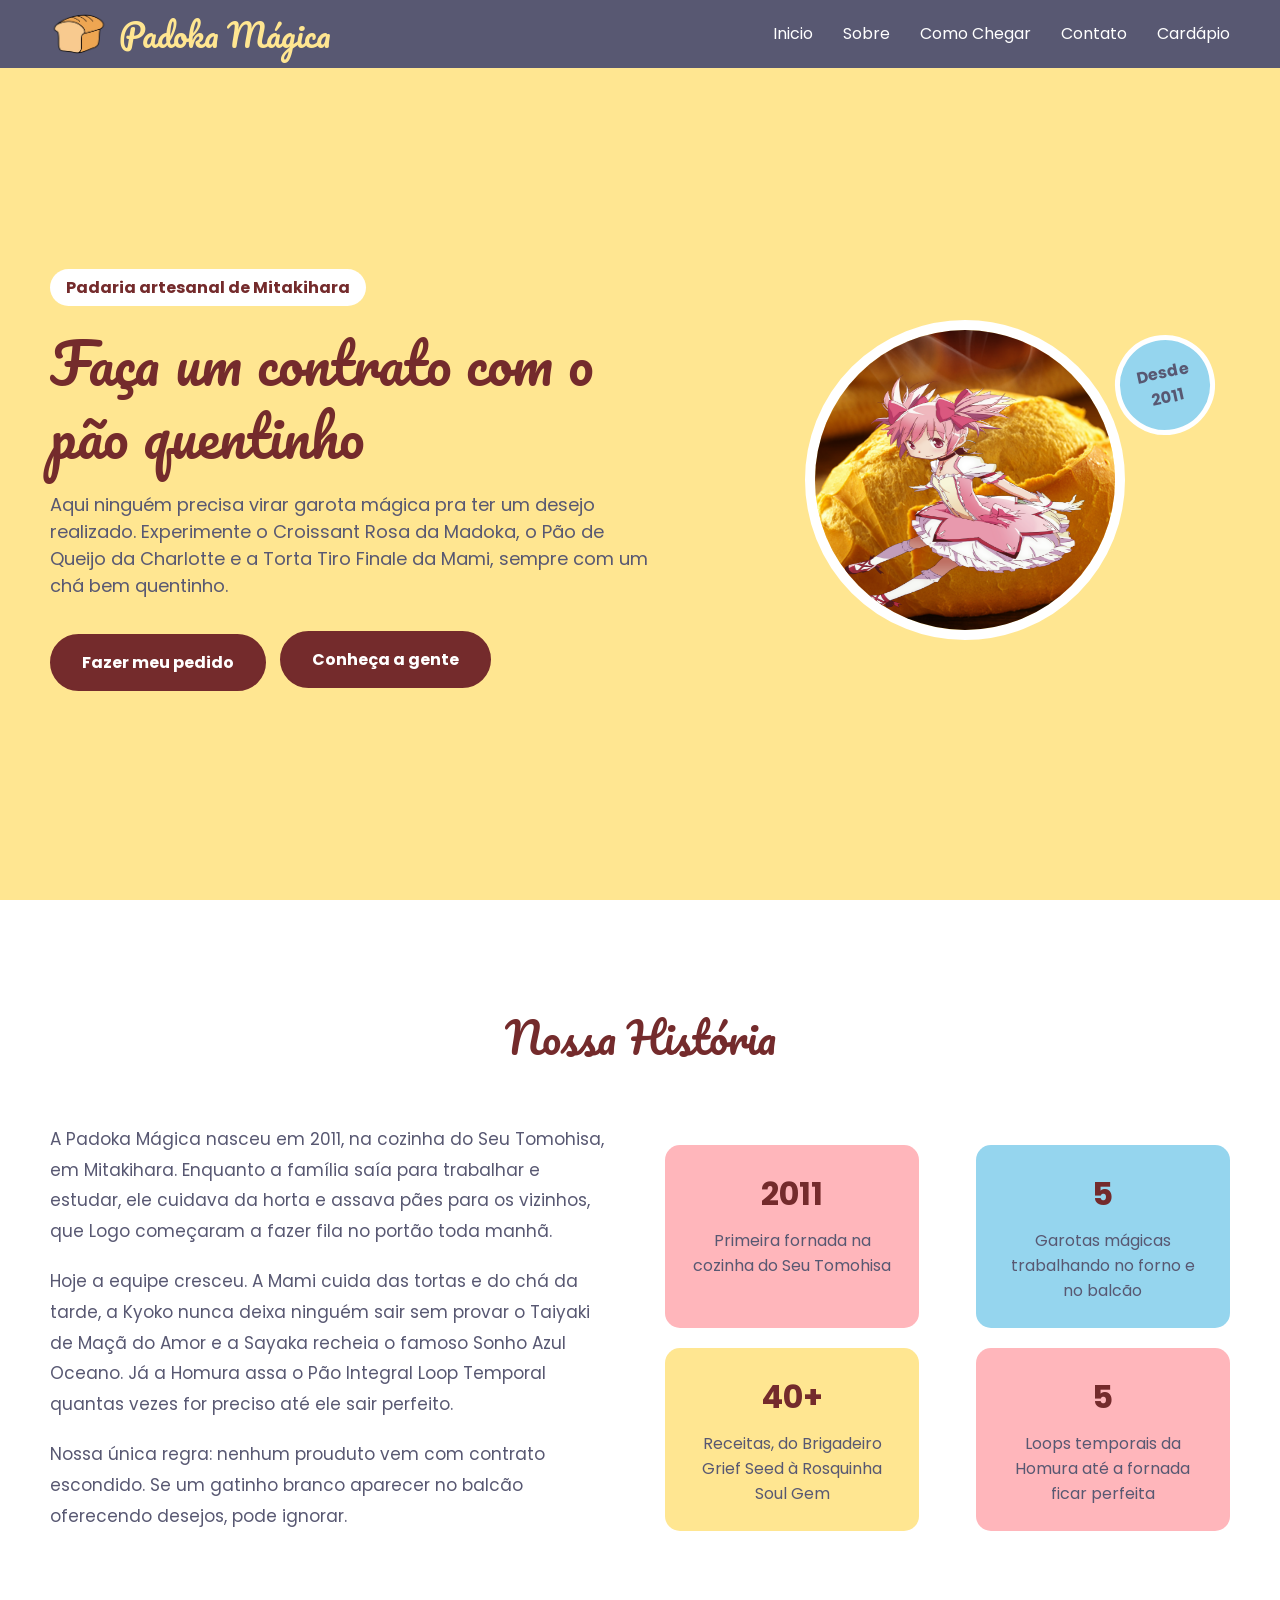
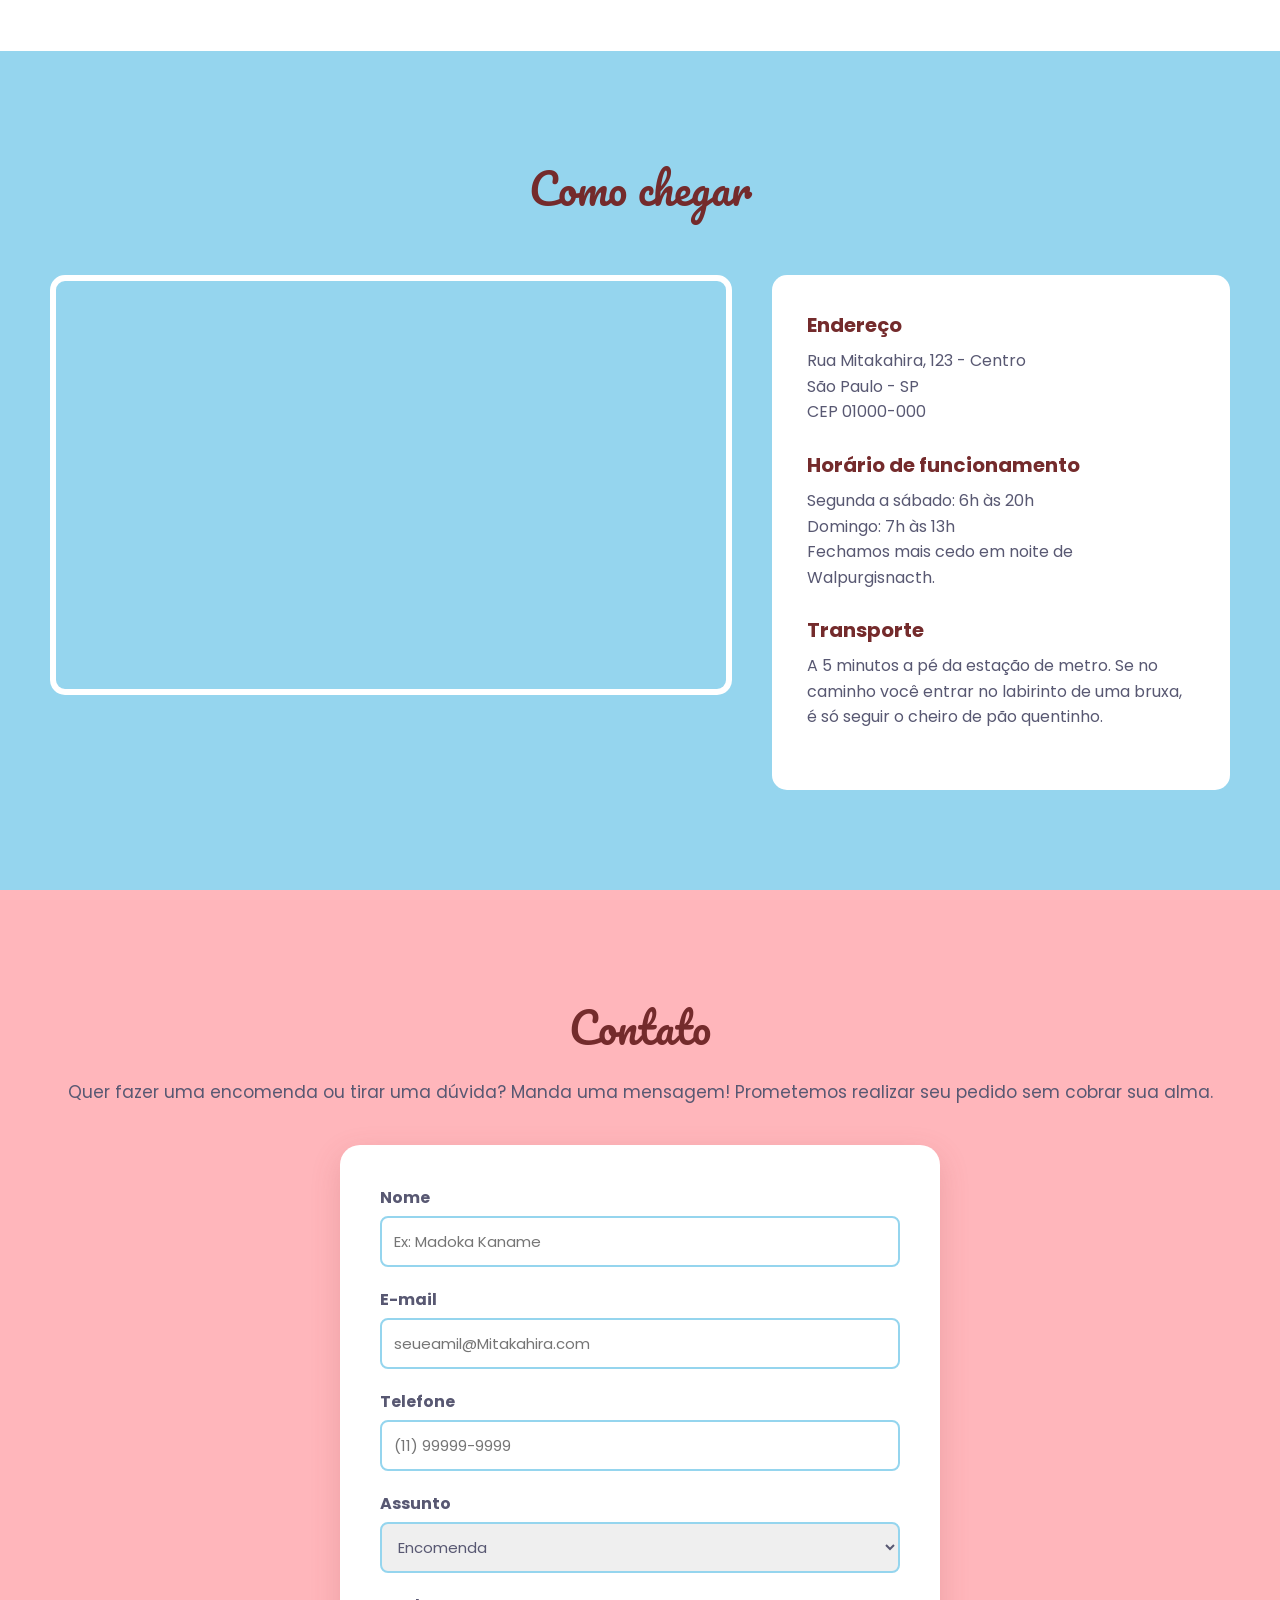
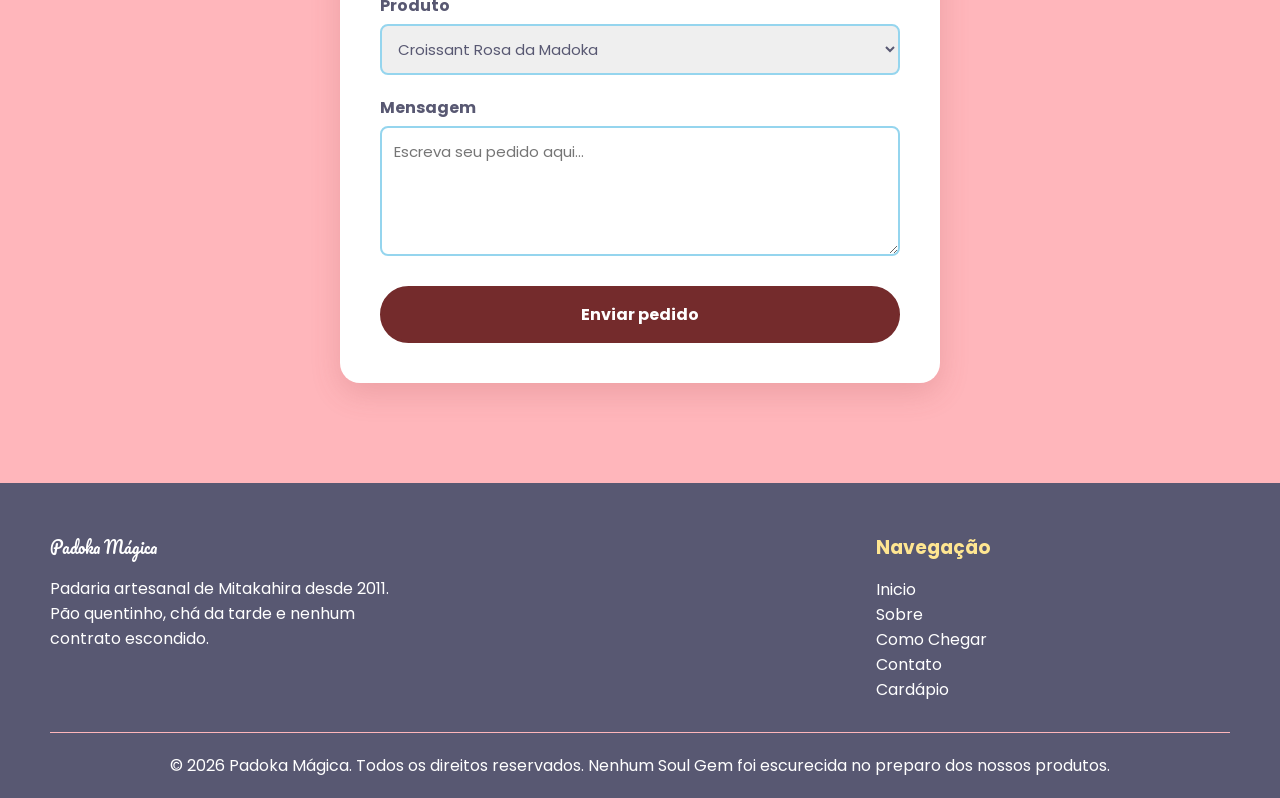
<file: index.html>
<!DOCTYPE html>
<html lang="pt-BR">

<head>
    <meta charset="UTF-8">
    <meta name="viewport" content="width=device-width, initial-scale=1.0"/>
    <title>Padoca Mágica</title>
    <link rel="stylesheet" href="./css/variables.css">
    <link rel="stylesheet" href="./css/layout.css">
    <link rel="stylesheet" href="./css/home.css">
    <link rel="shortcut icon" href="assets/img/LogoImage.png" type="image/png" />

</head>

<body>
    <header id="header" class="header">
        <a href="./index.html#hero" class="logoContainer">
            <img src="./assets/img/LogoImage.png" alt="Logo da Padoka Mágica">
            <h1>Padoka Mágica</h1>
        </a>

        <nav class="navigation">
            <a href="./index.html#hero">Inicio</a>
            <a href="./index.html#historia">Sobre</a>
            <a href=".//index.html#comoChegar">Como Chegar</a>
            <a href="./index.html#contato">Contato</a>
            <a href="./cardapio.html">Cardápio</a>

        </nav>
    </header>

    <main id="content" class="content">
        <section id="hero" class="hero">

            <div class="heroTexto">

                <p class="heroTag">
                    Padaria artesanal de Mitakihara
                </p>

                <h1 class="heroTitulo">
                    Faça um contrato com o pão quentinho
                </h1>

                <p class="heroSubtitulo">
                    Aqui ninguém precisa virar garota mágica pra ter um desejo
                    realizado. Experimente o Croissant Rosa da Madoka, o Pão de Queijo
                    da Charlotte e a Torta Tiro Finale da Mami, sempre com um chá bem
                    quentinho.
                </p>

                <div class="heroBotoes">
                    <a href="#contato" class="botao">
                        Fazer meu pedido
                    </a>

                    <a href="#historia" class="botao botaoSecundario">
                        Conheça a gente
                    </a>
                </div>

            </div>

            <div class="heroImage">
                <div class="circulo">

                    <img src="./assets/img/Madoka.png" alt="Madoka" class="madoka">

                    <img src="./assets/img/heroImage.png" alt="Pão quentinho" class="pao">

                </div>

                <p class="selo">Desde<br>2011</p>
            </div>

        </section>

        <!--NOSSA HISTÓRIA-->

        <section id="historia" class="historia">
            <!-- Conteúdo da seção Sobre entra aqui -->

            <h2 class="tituloSecao">
                Nossa História
            </h2>

            <div class="historiaConteudo">

                <div class="historiaTexto">

                    <p>
                        A Padoka Mágica nasceu em 2011, na cozinha do Seu Tomohisa, em
                        Mitakihara. Enquanto a família saía para trabalhar e estudar, ele
                        cuidava da horta e assava pães para os vizinhos, que Logo
                        começaram a fazer fila no portão toda manhã.
                    </p>

                    <p>
                        Hoje a equipe cresceu. A Mami cuida das tortas e do chá da tarde,
                        a Kyoko nunca deixa ninguém sair sem provar o Taiyaki de Maçã do
                        Amor e a Sayaka recheia o famoso Sonho Azul Oceano. Já a Homura
                        assa o Pão Integral Loop Temporal quantas vezes for preciso até
                        ele sair perfeito.
                    </p>

                    <P>
                        Nossa única regra: nenhum prouduto vem com contrato escondido. Se
                        um gatinho branco aparecer no balcão oferecendo desejos, pode
                        ignorar.
                    </P>

                </div>

                <div class="historiaCards">
                    <div class="card">
                        <span class="cardNumero">2011</span>
                        <p>Primeira fornada na cozinha do Seu Tomohisa</p>
                    </div>
                    <div class="card cardAzul">
                        <span class="cardNumero">5</span>
                        <p>Garotas mágicas trabalhando no forno e no balcão</p>
                    </div>
                    <div class="card cardAmarelo">
                        <span class="cardNumero">40+</span>
                        <p>Receitas, do Brigadeiro Grief Seed à Rosquinha Soul Gem</p>
                    </div>
                    <div class="card">
                        <span class="cardNumero">5</span>
                        <p>Loops temporais da Homura até a fornada ficar perfeita</p>
                    </div>
                </div>
            </div>
        </section>

        <section id="comoChegar" class="comoChegar">
            <h2 class="tituloSecao">Como chegar</h2>
            <div class="comoChegarConteudo">
                <div class="mapa">
                    <iframe src="https://maps.google.com/maps?q=Pra%C3%A7a%20da%20S%C3%A3o%20Paulo&z=15&output=embed"
                        loading="lazy" title="Mapa da Padoka Mágica"></iframe>
                </div>
                <div class="infoEndereço">
                    <h3>Endereço</h3>
                    <p>
                        Rua Mitakahira, 123 - Centro<br />São Paulo - SP<br />CEP
                        01000-000
                    </p>

                    <h3>Horário de funcionamento</h3>
                    <p>
                        Segunda a sábado: 6h às 20h<br />Domingo: 7h às 13h<br />Fechamos
                        mais cedo em noite de Walpurgisnacth.
                    </p>

                    <h3>Transporte</h3>
                    <p>
                        A 5 minutos a pé da estação de metro. Se no caminho você entrar no
                        labirinto de uma bruxa, é só seguir o cheiro de pão quentinho.
                    </p>
                </div>
            </div>
        </section>

        <section id="contato" class="contato">
            <h2 class="tituloSecao">Contato</h2>
            <p class="contatoTexto">
                Quer fazer uma encomenda ou tirar uma dúvida? Manda uma mensagem!
                Prometemos realizar seu pedido sem cobrar sua alma.
            </p>

            <form id="formContato" class="formulario" action="#">
                <label form="nome">Nome</label>
                <input
                type="text"
                id="nome"
                name="nome"
                placeholder="Ex: Madoka Kaname"
                required />

                <label for="email">E-mail</label>
                <input
                type="email"
                id="email"
                name="email"
                placeholder="seueamil@Mitakahira.com"
                required />

                <label for="telefone">Telefone</label>
                <input
                type="tel"
                id="telefone"
                name="telefone"
                placeholder="(11) 99999-9999" />

                <label for="Assunt">Assunto</Label>
                <select id="assunto" name="assunto">
                    <option value="encomenda">Encomenda</option>
                    <option value="duvida">Dúvida</option>
                    <option value="elogio">Elogio</option>
                    <option value="desejo">Fazer um desejo (não recomendamos)</option>
                </select>

                <label for="produto">Produto</label>
                <select id="produto" name="produto">
                    <option value="croissant">Croissant Rosa da Madoka</option>
                    <option value="paoQueijo">Pão de Queijo da Charlotte</option>
                    <option value="torta">Torta Tiro Finale da Mami</option>
                    <option value="taiyaki">Taiyaki de Maçã do Amor da Kyoko</option>
                    <option value="sonho">Sonho Azul Oceano da Sayaka</option>
                    <option value="integral">
                        Pão Integral Loop Temporal da Homura
                    </option>
                    <option value="rosquinha">Rosquinha Soul Gem</option>
                    <option value="brigadeiro">Brigadeiro Grief Seed</option>
                    <option value="cafe">Café Walpurgisnacht (extra forte)</option>
                </select>
                
                <label for="mensagem">Mensagem</label>
                <textarea
                id="mensagem"
                name="mensagem"
                placeholder="Escreva seu pedido aqui..."
                required></textarea>

                <button type="submit" class="botao botaoEnviar">Enviar pedido</button>

            </form>
        </section>
    </main>

    <footer id="footer" class="footer">

        <div class="footerContainer">

            <div class="footerColuna">

                <p class="footerLogo">
                    Padoka Mágica
                </p>
                <p>
                    Padaria artesanal de Mitakahira desde 2011. Pão quentinho, chá da
                    tarde e nenhum contrato escondido.
                </p>

            </div>

            <div class="footerColuna">
                <h3>Navegação</h3>
                <a href="./index.html#hero">Inicio</a>
                <a href="./index.html#historia">Sobre</a>
                <a href=".//index.html#comoChegar">Como Chegar</a>
                <a href="./index.html#contato">Contato</a>
                <a href="./cardapio.html">Cardápio</a>
            </div>

        </div>

        <div class="copyright">

            <p>
                &copy; 2026 Padoka Mágica. Todos os direitos reservados. Nenhum Soul
                Gem foi escurecida no preparo dos nossos produtos.
            </p>

        </div>

    </footer>

</body>

</html>
</file>
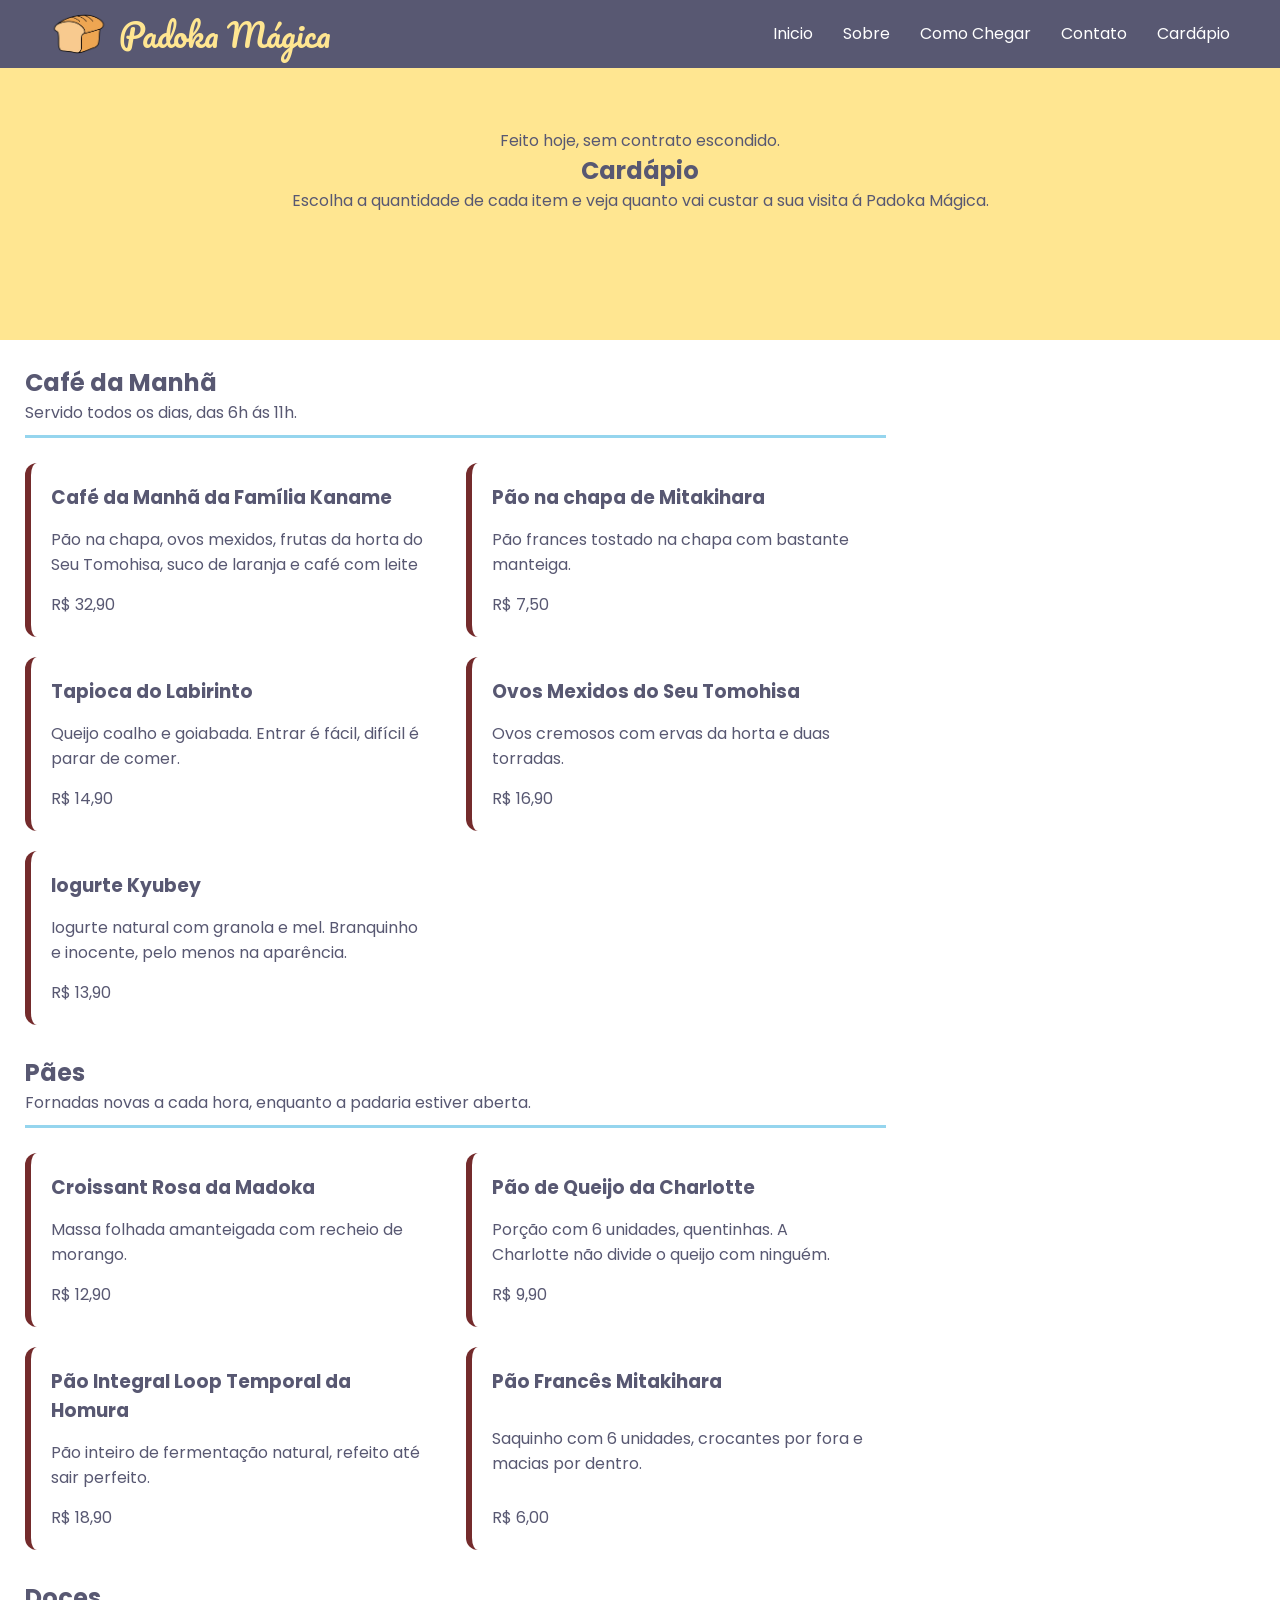
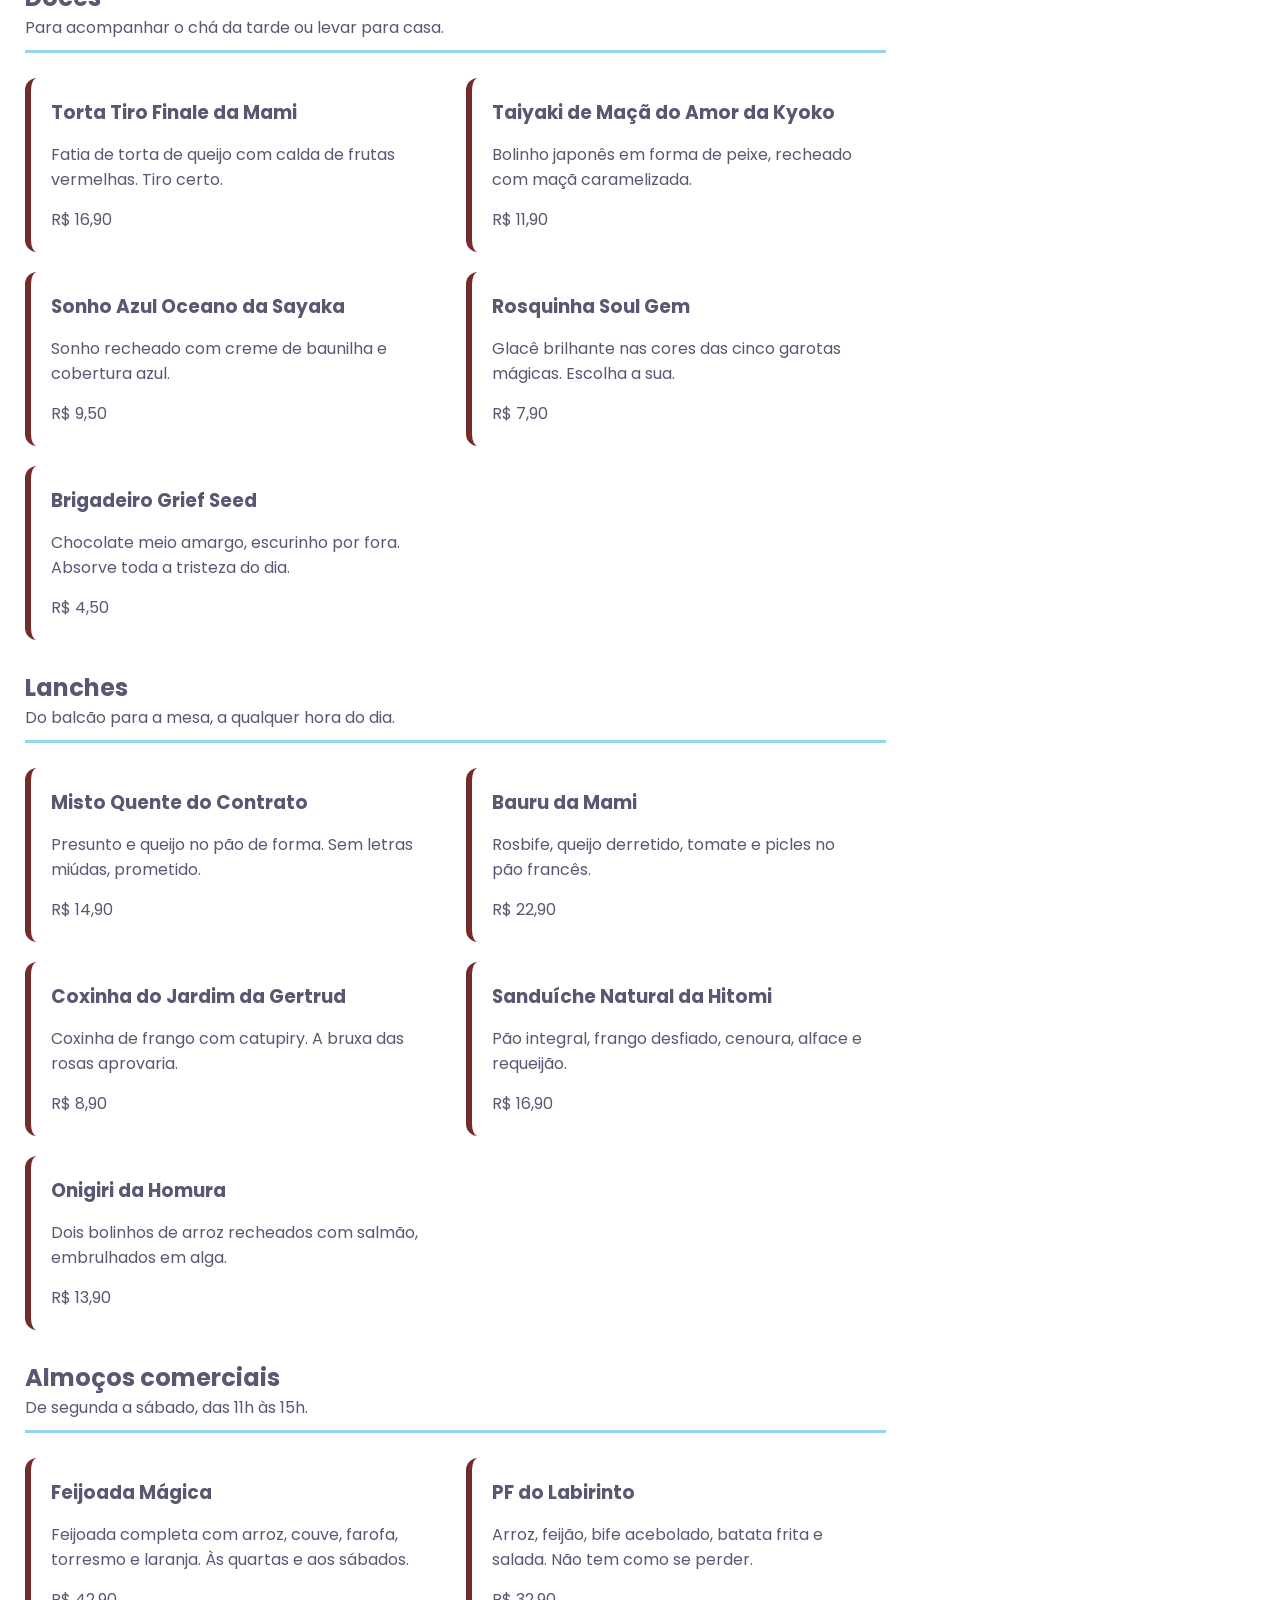
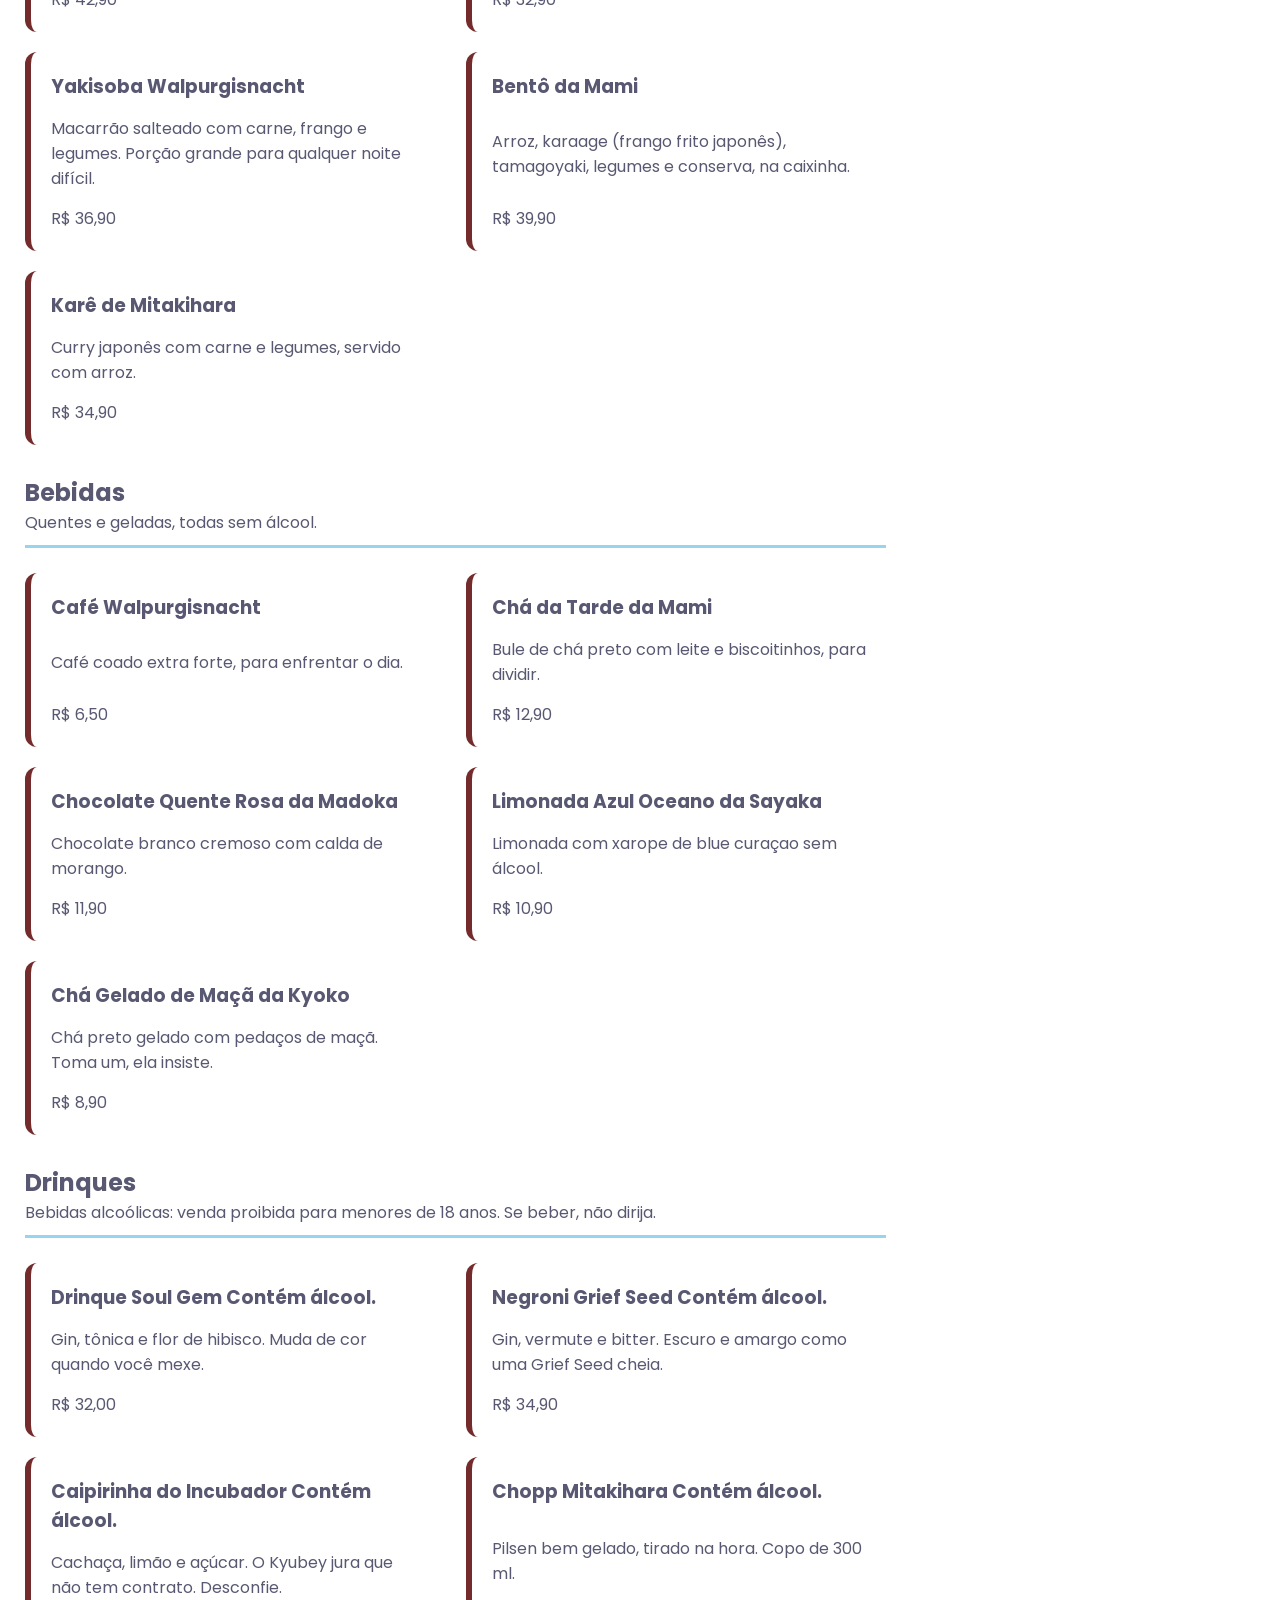
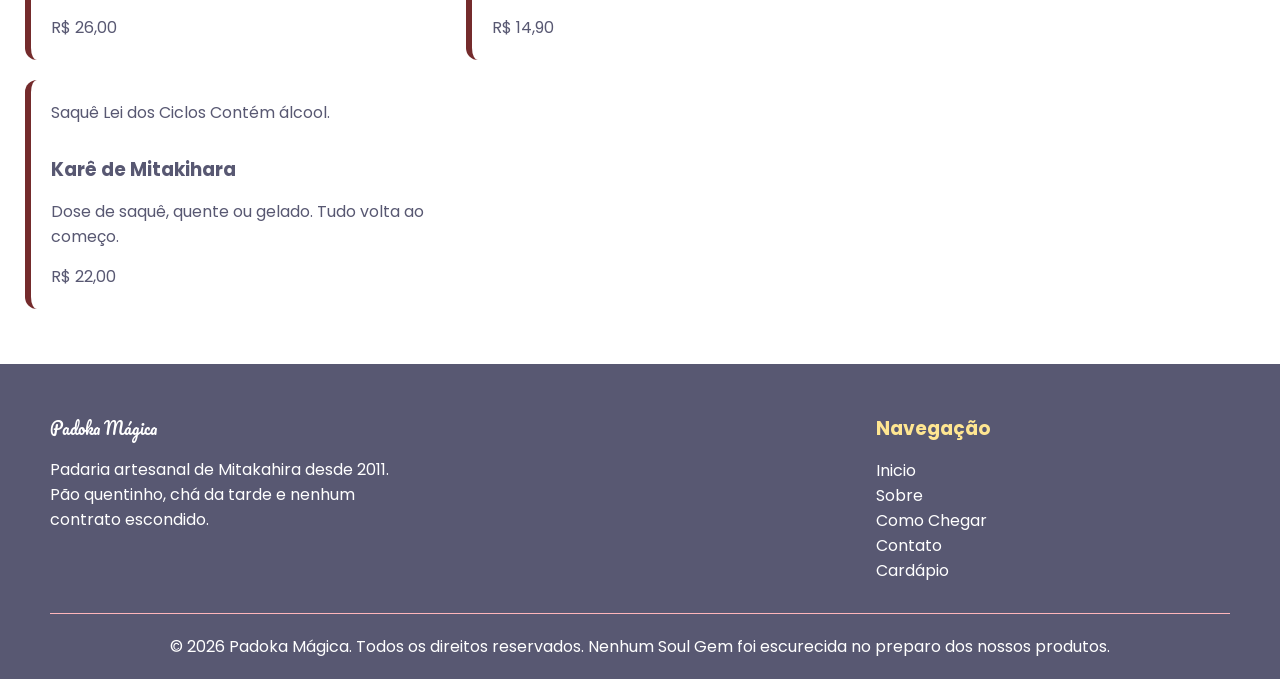
<file: cardapio.html>
<!DOCTYPE html>
<html lang="pt-BR">
<head>
    <meta charset="UTF-8">
    <meta name="viewport" content="width=device-width, initial-scale=1.0">
    <title>cardapio</title>
    <link rel="stylesheet" href="./css/variables.css">
    <link rel="stylesheet" href="./css/layout.css">
    <link rel="stylesheet" href="./css/cardapio.css">
    <link rel="shortcut icon" href="assets/img/LogoImage.png"
    type="image/png"/>

</head>
 
<body>
    <header id="header" class="header">
        <a href="./index.html#hero" class="logoContainer">
            <img src="./assets/img/LogoImage.png" alt="Logo da Padoka Mágica">
            <h1>Padoka Mágica</h1>
        </a>

        <nav class="navigation">
            <a href="./index.html#hero">Inicio</a>
            <a href="./index.html#historia">Sobre</a>
            <a href=".//index.html#comoChegar">Como Chegar</a>
            <a href="./index.html#contato">Contato</a>
            <a href="./cardapio.html">Cardápio</a>

        </nav>
    </header>

        <main id="content" class="content">
            <section id="cardapiotopo" class="cardapiotopo">
                <p class="cardapiotag">Feito hoje, sem contrato escondido.</p>
                <h1 class="cardapiotitulo">Cardápio</h1>
                <p class="cardapiosubtitulo">Escolha a quantidade de cada item e veja quanto vai custar a sua visita á
                    Padoka Mágica.</p>
 
            </section>
            <form id="cardapio" class="cardapioConteudo" action="#">
                <div class="listaCategorias">
                    <section id="cafeDaManha" class="categoria">
                        <div class="categoriaCabecalho">
                            <h2> Café da Manhã</h2>
                            <p> Servido todos os dias, das 6h ás 11h.</p>
                        </div>
                        <div class="listaItens">
                            <div class="item">
                                <h3 class="itemNome"> Café da Manhã da Família Kaname</h3>
                                <p class="itemDescricao">Pão na chapa, ovos mexidos, frutas da horta do
                                    Seu Tomohisa, suco de laranja e café com leite</p>
                                <p class="itemPreco">R$ 32,90</p>
                            </div>
                            <div class="item">
                                <h3 class="itemNome">Pão na chapa de Mitakihara</h3>
                                <p class="itemDescricao">Pão frances tostado na chapa com bastante 
                                    manteiga.</p>
                                <p class="itemPreco">R$ 7,50</p>
                            </div>
                            <div class="item">
                                <h3 class="itemNome">Tapioca do Labirinto</h3>
                                <p class="itemDescricao">Queijo coalho e goiabada. Entrar é fácil, difícil
                                    é parar de comer.</p>
                                <p class="itemPreco">R$ 14,90</p>
                            </div>
                             <div class="item">
                                <h3 class="itemNome">Ovos Mexidos do Seu Tomohisa</h3>
                                <p class="itemDescricao">Ovos cremosos com ervas da horta e duas
                                    torradas.</p>
                                <p class="itemPreco">R$ 16,90</p>
                            </div>
                            <div class="item">
                                <h3 class="itemNome">Iogurte Kyubey</h3>
                                <p class="itemDescricao">Iogurte natural com granola e mel. Branquinho
                                    e inocente, pelo menos na aparência.</p>
                                <p class="itemPreco">R$ 13,90</p>
                            </div>
                        </div>
                    </section>

                    <section id="paes" class="categoria">
                        <div class="categoriaCabecalho">
                            <h2> Pães</h2>
                            <p> Fornadas novas a cada hora, enquanto a padaria estiver aberta.</p>
                        </div>
                        <div class="listaItens">
                            <div class="item">
                                <h3 class="itemNome">Croissant Rosa da Madoka</h3>
                                <p class="itemDescricao">Massa folhada amanteigada com recheio de
                                    morango.</p>
                                <p class="itemPreco">R$ 12,90</p>
                            </div>
                            <div class="item">
                                <h3 class="itemNome">Pão de Queijo da Charlotte</h3>
                                <p class="itemDescricao">Porção com 6 unidades, quentinhas.
                                    A Charlotte não divide o queijo com ninguém.</p>
                                <p class="itemPreco">R$ 9,90</p>
                            </div>
                             <div class="item">
                                <h3 class="itemNome">Pão Integral Loop Temporal da Homura</h3>
                                <p class="itemDescricao">Pão inteiro de fermentação
                                    natural, refeito até sair perfeito.</p>
                                <p class="itemPreco">R$ 18,90</p>
                            </div>
                            <div class="item">
                                <h3 class="itemNome">Pão Francês Mitakihara</h3>
                                <p class="itemDescricao">Saquinho com 6 unidades, crocantes
                                    por fora e macias por dentro.</p>
                                <p class="itemPreco">R$ 6,00</p>
                            </div>
                        </div>
                    </section>

                    <section id="doces" class="categoria">
                        <div class="categoriaCabecalho">
                            <h2> Doces</h2>
                            <p> Para acompanhar o chá da tarde ou levar para casa.</p>
                        </div>
                        <div class="listaItens">
                        <div class="item">
                                <h3 class="itemNome">Torta Tiro Finale da Mami</h3>
                                <p class="itemDescricao">Fatia de torta de queijo com calda de
                                    frutas vermelhas. Tiro certo.</p>
                                <p class="itemPreco">R$ 16,90</p>
                            </div>
                            <div class="item">
                                <h3 class="itemNome">Taiyaki de Maçã do Amor da Kyoko</h3>
                                <p class="itemDescricao">Bolinho japonês em forma de peixe,
                                    recheado com maçã caramelizada.</p>
                                <p class="itemPreco">R$ 11,90</p>
                            </div>
                             <div class="item">
                                <h3 class="itemNome">Sonho Azul Oceano da Sayaka</h3>
                                <p class="itemDescricao">Sonho recheado com creme de baunilha
                                    e cobertura azul.</p>
                                <p class="itemPreco">R$ 9,50</p>
                            </div>
                            <div class="item">
                                <h3 class="itemNome">Rosquinha Soul Gem</h3>
                                <p class="itemDescricao">Glacê brilhante nas cores das cinco
                                    garotas mágicas. Escolha a sua.</p>
                                <p class="itemPreco">R$ 7,90</p>
                            </div>
                            <div class="item">
                                <h3 class="itemNome">Brigadeiro Grief Seed</h3>
                                <p class="itemDescricao"> Chocolate meio amargo, escurinho por
                                    fora. Absorve toda a tristeza do dia.</p>
                                <p class="itemPreco">R$ 4,50</p>
                            </div>
                        </div>
                    </section>

                    <section id="lanches" class="categoria">
                        <div class="categoriaCabecalho">
                            <h2> Lanches</h2>
                            <p> Do balcão para a mesa, a qualquer hora do dia.</p>
                        </div>
                        <div class="listaItens">
                        <div class="item">
                                <h3 class="itemNome"> Misto Quente do Contrato</h3>
                                <p class="itemDescricao">Presunto e queijo no pão de
                                    forma. Sem letras miúdas, prometido.</p>
                                <p class="itemPreco">R$ 14,90</p>
                            </div>
                            <div class="item">
                                <h3 class="itemNome">Bauru da Mami</h3>
                                <p class="itemDescricao">Rosbife, queijo derretido, tomate
                                    e picles no pão francês.</p>
                                <p class="itemPreco">R$ 22,90</p>
                            </div>
                             <div class="item">
                                <h3 class="itemNome"> Coxinha do Jardim da Gertrud</h3>
                                <p class="itemDescricao">Coxinha de frango com catupiry. A bruxa
                                    das rosas aprovaria.</p>
                                <p class="itemPreco">R$ 8,90</p>
                            </div>
                            <div class="item">
                                <h3 class="itemNome">Sanduíche Natural da Hitomi</h3>
                                <p class="itemDescricao">Pão integral, frango desfiado, cenoura, alface
                                    e requeijão.</p>
                                <p class="itemPreco">R$ 16,90</p>
                            </div>
                            <div class="item">
                                <h3 class="itemNome">Onigiri da Homura</h3>
                                <p class="itemDescricao"> Dois bolinhos de arroz recheados com
                                    salmão, embrulhados em alga.</p>
                                <p class="itemPreco">R$ 13,90</p>
                            </div>
                        </div>
                    </section>

                    <section id="almocos" class="categoria">
                        <div class="categoriaCabecalho">
                            <h2> Almoços comerciais</h2>
                            <p> De segunda a sábado, das 11h às 15h.</p>
                        </div>
                        <div class="listaItens">
                        <div class="item">
                                <h3 class="itemNome"> Feijoada Mágica</h3>
                                <p class="itemDescricao">Feijoada completa com arroz, couve, farofa, torresmo
                                    e laranja. Às quartas e aos sábados.</p>
                                <p class="itemPreco">R$ 42,90</p>
                            </div>
                            <div class="item">
                                <h3 class="itemNome">PF do Labirinto</h3>
                                <p class="itemDescricao">Arroz, feijão, bife acebolado, batata frita e
                                    salada. Não tem como se perder.</p>
                                <p class="itemPreco">R$ 32,90</p>
                            </div>
                             <div class="item">
                                <h3 class="itemNome"> Yakisoba Walpurgisnacht</h3>
                                <p class="itemDescricao">Macarrão salteado com carne, frango e legumes. Porção
                                    grande para qualquer noite difícil.</p>
                                <p class="itemPreco">R$ 36,90</p>
                            </div>
                            <div class="item">
                                <h3 class="itemNome">Bentô da Mami</h3>
                                <p class="itemDescricao">Arroz, karaage (frango frito japonês), tamagoyaki, legumes
                                    e conserva, na caixinha.</p>
                                <p class="itemPreco">R$ 39,90</p>
                            </div>
                            <div class="item">
                                <h3 class="itemNome"> Karê de Mitakihara</h3>
                                <p class="itemDescricao"> Curry japonês com carne e legumes, servido com arroz.</p>
                                <p class="itemPreco">R$ 34,90</p>
                            </div>
                        </div>
                    </section>

                    <section id="bebidas" class="categoria">
                        <div class="categoriaCabecalho">
                            <h2> Bebidas</h2>
                            <p> Quentes e geladas, todas sem álcool.</p>
                        </div>
                        <div class="listaItens">
                        <div class="item">
                                <h3 class="itemNome"> Café Walpurgisnacht</h3>
                                <p class="itemDescricao">Café coado extra forte, para enfrentar o dia.</p>
                                <p class="itemPreco">R$ 6,50</p>
                            </div>
                            <div class="item">
                                <h3 class="itemNome">Chá da Tarde da Mami</h3>
                                <p class="itemDescricao">Bule de chá preto com leite e biscoitinhos, para dividir.</p>
                                <p class="itemPreco">R$ 12,90</p>
                            </div>
                             <div class="item">
                                <h3 class="itemNome"> Chocolate Quente Rosa da Madoka</h3>
                                <p class="itemDescricao">Chocolate branco cremoso com calda de morango.</p>
                                <p class="itemPreco">R$ 11,90</p>
                            </div>
                            <div class="item">
                                <h3 class="itemNome">Limonada Azul Oceano da Sayaka</h3>
                                <p class="itemDescricao">Limonada com xarope de blue curaçao sem álcool.</p>
                                <p class="itemPreco">R$ 10,90</p>
                            </div>
                            <div class="item">
                                <h3 class="itemNome"> Chá Gelado de Maçã da Kyoko</h3>
                                <p class="itemDescricao"> Chá preto gelado com pedaços de maçã. Toma um, ela insiste.</p>
                                <p class="itemPreco">R$ 8,90</p>
                            </div>
                        </div>
                    </section>

                    <section id="drinques" class="categoria">
                        <div class="categoriaCabecalho">
                            <h2> Drinques</h2>
                            <p> Bebidas alcoólicas: venda proibida para menores de 18 anos. Se
                                beber, não dirija.</p>
                        </div>
                        <div class="listaItens">
                        <div class="item">
                                <h3 class="itemNome"> Drinque Soul Gem
                                    Contém álcool.
                                </h3>
                                <p class="itemDescricao">Gin, tônica e flor de hibisco. Muda de cor
                                    quando você mexe.</p>
                                <p class="itemPreco">R$ 32,00</p>
                            </div>
                            <div class="item">
                                <h3 class="itemNome">Negroni Grief Seed
                                    Contém álcool.
                                </h3>
                                <p class="itemDescricao">Gin, vermute e bitter. Escuro e amargo como
                                    uma Grief Seed cheia.</p>
                                <p class="itemPreco">R$ 34,90</p>
                            </div>
                             <div class="item">
                                <h3 class="itemNome"> Caipirinha do Incubador
                                    Contém álcool.</h3>
                                <p class="itemDescricao">Cachaça, limão e açúcar. O Kyubey jura que não tem
                                    contrato. Desconfie.</p>
                                <p class="itemPreco">R$ 26,00</p>
                            </div>
                            <div class="item">
                                <h3 class="itemNome">Chopp Mitakihara
                                    Contém álcool.</h3>
                                <p class="itemDescricao">Pilsen bem gelado, tirado na hora. Copo de 300 ml.</p>
                                <p class="itemPreco">R$ 14,90</p>
                            </div>
                            <div class="item">Saquê Lei dos Ciclos
                                Contém álcool.</p>
                                <h3 class="itemNome"> Karê de Mitakihara</h3>
                                <p class="itemDescricao"> Dose de saquê, quente ou gelado. Tudo volta ao começo.</p>
                                <p class="itemPreco">R$ 22,00</p>
                            </div>
                        </div>
                    </section>

                </div>

            </form>
 
        </main>

     <footer id="footer" class="footer">

        <div class="footerContainer">

            <div class="footerColuna">

                <p class="footerLogo">
                    Padoka Mágica</p>
                <p>
                    Padaria artesanal de Mitakahira desde 2011. Pão quentinho, chá da
                     tarde e nenhum contrato escondido.
                </p>

            </div>

            <div class="footerColuna">
                <h3>Navegação</h3>
                <a href="./index.html#hero">Inicio</a>
                <a href="./index.html#historia">Sobre</a>
                <a href=".//index.html#comoChegar">Como Chegar</a>
                <a href="./index.html#contato">Contato</a>
                <a href="./cardapio.html">Cardápio</a>
            </div>

        </div>

        <div class="copyright">

            <p>
              &copy; 2026 Padoka Mágica. Todos os direitos reservados. Nenhum Soul
              Gem foi escurecida no preparo dos nossos produtos.
            </p>  

        </div>    
    
    </footer>
</body>
</html>
</file>
<file: css/variables.css>
:root {
    --cor-principal: #95D5EE;
    --cor-alternativa: #FFE691;

    --cor-azul: #95D5EE;
    --cor-amarela: #FFE691;
    --cor-vermelho: #742B2C;
    --cor-branca: #FFFFFF;
    --cor-roxa: #585872;
    --cor-rosa: #FFB6BB;

    --cor-do-texto: #262626;
    --cor-do-texto-secundaria: #777777;

    --altura-do-header: 7.5vh;
    --altura-header: 7.5vh;
    --tamanho-do-footer: 15vh;
}

@font-face {
    font-family: "Fonte Titulo";
    src: url("../assets/fonts/Pacifico.ttf");
    font-style: normal;
}

@font-face {
    font-family: "Fonte Corpo";
    src: url("../assets/fonts/Poppins-Regular.ttf") format("truetype");
    font-weight: 400;
    font-style: normal;
}

@font-face {
    font-family: "Fonte Corpo";
    src: url("../assets/fonts/Poppins-Bold.ttf") format("truetype");
    font-weight: 700;
    font-style: normal;
}

@font-face {
    font-family: "Fonte Corpo";
    src: url("../assets/fonts/Poppins-Italic.ttf") format("truetype");
    font-weight: 400;
    font-style: italic;
}

@font-face {
    font-family: "Fonte Corpo";
    src: url("../assets/fonts/Poppins-BoldItalic.ttf") format("truetype");
    font-weight: 700;
    font-style: italic;
}
</file>
<file: css/layout.css>
@import url(./variables.css);
 
*{
    margin: 0px;
    padding: 0px;
    box-sizing: border-box;
}
 
html {
    scroll-behavior: smooth;
    scroll-padding-top: var(--altura-header);
}
 
body{
    font-family: "Fonte Corpo";
    color: var(--cor-roxa);
}
 
a{
    text-decoration: none;
}
 
.header {
    position: fixed;
    top: 0;
    left: 0;
    width: 100%;
    z-index: 100;
 
    background-color: var(--cor-roxa);
    color: var(--cor-amarela);
   
    height: var(--altura-header);
    padding: 15px 50px;
 
    display: flex;
    align-items: center;
    justify-content: space-between;
}
 
 
.logoContainer{
    display: flex;
    align-items: center;
    gap: 10px;
    color: inherit;
    transform: 150ms;
}
 
.logoContainer h1{
    font-family: "Fonte Titulo";
    font-size: 2rem;
    font-weight: lighter;
}
 
.logoContainer img{
    height: calc(var(--altura-header) - 1vh)
}
 
.logoContainer:hover{
    scale: 102,5%;
}
 
.navigation{
    display: flex;
    gap: 30px;
}
 
.navigation a{
    color: var(--cor-branca);
    transition: 300ms;
}
 
.navigation a:hover{
    color: var(--cor-rosa);
}
 
.footer{
    padding: 50px 50px 20px;
    background-color: var(--cor-roxa);
    color: var(--cor-branca);
}
 
.footerContainer{
    display: flex;
    justify-content: space-between;
    gap: 30px;
    margin-bottom: 30px;
}
 
.footerColuna{
    display: flex;
    flex-direction: column;
    width: 30%;
}
 
.footerLogo{
    margin-bottom: 15px;
    font-family: "Fonte Titulo";
}
 
.footerColuna h3{
    margin-bottom: 15px;
    color: var(--cor-amarela)
}
 
.footerColuna a{
    color: inherit;
    transform: 300ms;
    width: fit-content;
}
 
.footerColuna:hover{
    color: var(--cor-rosa);
    transform: translateX(5px);
}
 
.copyright{
    border-top: 1px solid var(--cor-rosa);
    padding-top: 20px;
    text-align: center;
}
 
@media (max-width: 768px){
    html{
        scroll-padding-top: 170px;
    }
 
    .header{
        height: auto;
        padding: 12px 20px;
        flex-direction: column;
        gap: 10px 20px;
    }
 
    .navigation{
        flex-direction: wrap;
        justify-content: center;
        gap: 10px 20px;
    }
 
    .footer{
        padding: 40px 20px 20px;
    }
 
    .footerContainer{
        flex-direction: column;
    }
 
    .footerColuna{
        width: 100%;
    }
}
 
@media (max-width: 768px){
    .hero{
        flex-direction: column;
        padding: 190px 20px 60px;
    }
 
    .heroTexto, .heroImagem{
        width: 100%;
    }
 
    .heroTexto{
        text-align: center;
    }
 
    .heroTag{
        margin: 0 auto 20px;
    }
 
    .heroTitulo{
        font-size: 38px;
    }
 
    .botaoSecundario{
        margin-left: 0;
        margin-top: 10px;
    }
 
    .circulo{
        width: 250px;
        height: 250px;
        margin-top: 40px;
    }
 
    .selo{
        width: 85px;
        height: 85px;
        right: 20px;
        font-size: 85px;
    }
 
    .historia, .comoChegar .contato{
        padding: 70px 20px;
    }
 
    .tituloSecao{
        font-size: 34px;
    }
 
    .historiaConteudo, .comoChegarConteudo{
        flex-direction: column;
    }
 
    .historiaTexto, .historiaCards, .mapa, .infoEndereco, .card{
        width: 100%;
    }
 
    .formulario{
        padding: 25px;
    }
}
</file>
<file: css/home.css>
@import url(./layout.css);

.hero {
    display: flex;
    align-items: center;
    justify-content: space-between;
    gap: 40px;
    min-height: 100vh;
    padding: 120px 50px 60px;
    background-color: var(--cor-alternativa);
}

.heroTexto {
    width: 55%;
}

.heroTag {
    background-color: var(--cor-branca);
    color: var(--cor-vermelho);
    font-weight: bold;

    width: fit-content;

    padding: 6px 16px;
    margin-bottom: 20px;

    border-radius: 20px;
}

.heroTitulo {
    color: var(--cor-vermelho);

    font-family: "Fonte Titulo";
    font-size: 56px;
    font-weight: 300;
    line-height: 1.3;

    margin-bottom: 20px;
}

.heroSubtitulo {
    margin-bottom: 35px;
    font-size: large;
}

.botao {
    display: inline-block;
    background-color: var(--cor-vermelho);
    color: var(--cor-branca);
    
    border: 2px solid var(--cor-vermelho);
    border-radius: 30px;
    
    padding: 14px 30px;
    font-weight: bold;
    transition: 300ms;
}

.botaoSecundario {
    margin-left: 10px;
    background-color: #742b2c;
    border-color: #742b2c;
    transform: translateY(-3px);
}

.botaoSecundario:hover {
    background-color: var(--cor-vermelho);
    border-color: var(--cor-vermelho);
    color: var(--cor-branca);
}

.heroImage {
    width: 45%;
    display: flex;
    justify-content: center;
    position: relative;
    flex-shrink: 0;
}

.circulo {
    width: 320px;
    height: 320px;
    border: 10px solid var(--cor-branca);
    border-radius: 50%;
    overflow: hidden;
    position: relative;
}

.madoka {
    position: absolute;
    width: 80%;
    height: auto;
    bottom: 0;
    left: 10%;
    transform: translateY(-6.5%) scaleX(-1) scaleY(0.75);
    transform-origin: bottom center;
    z-index: 2;
}

.pao {
    position:absolute;
    inset: 0;
    width: 100%;
    height: 100%;
    object-fit: cover;
    z-index: 1;
}

.selo {
    position: absolute;
    top: 15px;
    right: 15px;
    z-index: 3;

    height: 100px;
    width: 100px;

    background-color: var(--cor-azul);
    border: 5px solid var(--cor-branca);
    border-radius: 50%;

    display: flex;
    justify-content: center;
    align-items: center;
    text-align: center;
    font-weight: bold;

    transform: rotate(-12deg);
}

.historia {
    padding: 100px 50px;
    background-color: var(--cor-branca);
}

.tituloSecao {
    margin-bottom: 50px;

    font-family: "Fonte Titulo";
    font-size: 42px;
    font-weight: 300;
    text-align: center;
    color: var(--cor-vermelho);
}

.historiaConteudo {
    display: flex;
    align-items: center;
    gap: 50px;
}

.historiaTexto {
    width: 50%;
}

.historiaTexto P {
    margin-bottom: 20px;
    font-size: 17px;
    line-height: 1.8;
}

.historiaCards {
    width: 50%;
    display: flex;
    flex-wrap: wrap;
    justify-content: space-between;
    gap: 20px;
}

.card {
    width: 45%;
    padding: 25px;

    background-color: var(--cor-rosa);
    border-radius: 15px;
    text-align: center;
    transition: 300ms;
}

.card:hover {
    transform: scale(1.05);
}

.cardNumero {
    display:block;
    margin-bottom: 10px;

    font-size: 32px;
    font-weight: bolder;
    color: var(--cor-vermelho);
}

.cardAzul {
    background-color: var(--cor-azul);
}

.cardAmarelo {
    background-color: var(--cor-amarela);
}

.comoChegar {
    padding: 100px 50px;
    background-color: var(--cor-azul);
}

.comoChegarConteudo {
    display: flex;
    gap: 40px;
}

.mapa {
    width: 60%;
}

.mapa iframe {
    display:block;
    width: 100%;
    height: 420px;

    border: 6px solid var(--cor-branca);
    border-radius: 15px;
}

.infoEndereço {
    width: 40%;
    padding: 35px;

    background-color: var(--cor-branca);
    border-radius: 15px;
}

.infoEndereço h3 {
    margin-bottom: 8px;
    font-size: 20px;
    color: var(--cor-vermelho);
}

.infoEndereço P {
    margin-bottom: 25px;
    line-height: 1.6;
}

.contato {
    padding: 100px 50px;
    background-color: var(--cor-rosa);
}

.contato .tituloSecao {
    margin-bottom: 15px;
}

.contatoTexto {
    margin-bottom: 40px;
    font-size: 17px;
    text-align: center;
}

.formulario {
    display: flex;
    flex-direction: column;

    max-width: 600px;
    margin: 0 auto;
    padding: 40px;

    background-color: var(--cor-branca);
    border-radius: 20px;
    box-shadow: 0px 10px 30px rgba(158, 68, 70, 0.2);
}

.formulario label {
    margin-bottom: 6px;
    font-weight: bold;
}

.formulario input,
.formulario select,
.formulario textarea {
    margin-bottom: 20px;
    padding: 12px;
    
    border: 2px solid var(--cor-azul);
    border-radius: 8px;

    font-family: inherit;
    font-size: 15px;
    color: var(--cor-roxa);
}

.formulario input:focus,
.formulario select:focus,
.formulario textarea:focus {
    outline: none;
    border-color: var(--cor-vermelho);
}

.formulario textarea {
    height: 130px;
    resize: vertical;
}

.botaoEnviar {
    margin-top: 10px;
    font-family: inherit;
    font-size: 16px;
    cursor: pointer;
}
</file>
<file: css/cardapio.css>
@import url(layout.css);

.cardapiotopo {
    background-color: var(--cor-amarela);
    text-align: center;
    padding: calc(var(--altura-header) + 60px);
}

.cardapioTag {
    background-color: var(--cor-branca);
    color: var(--cor-vermelho);
    font-weight: bold;

    width: fit-content;
    padding: 6px 16px;
    margin: auto;
    border-radius: 20px;
}

.cardapioTitulo {
    color: var(--cor-vermelho);

    font-family: "Fonte Titulo";
    font-size: 56px;
}

.cardapioSubtitulo {
    font-size: large;
    margin: auto;
}

.cardapioConteudo {
    display: flex;
    width: 100%;
    padding: 25px;
}
.categoria {
    width: 100%;
    margin-bottom: 30px;
}

.listaCategorias {
    display: flex;
    flex-direction: column;
    width: 70%;
}

.categoriaCabecalho {
    border-bottom: 3px solid var(--cor-azul);
    margin-bottom: 25px;
    padding-bottom: 10px;
}

.listaItens {
    display: flex;
    flex-wrap: wrap;
    gap: 20px;
}

.item {
    width: calc(50% - 10px);
    padding: 20px;

    display: flex;
    justify-content: space-between;
    flex-direction: column;
    align-items: flex-start;
    gap: 15px;

    border-left: 6px solid var(--cor-vermelho);
    border-radius: 12px;
}
</file>
